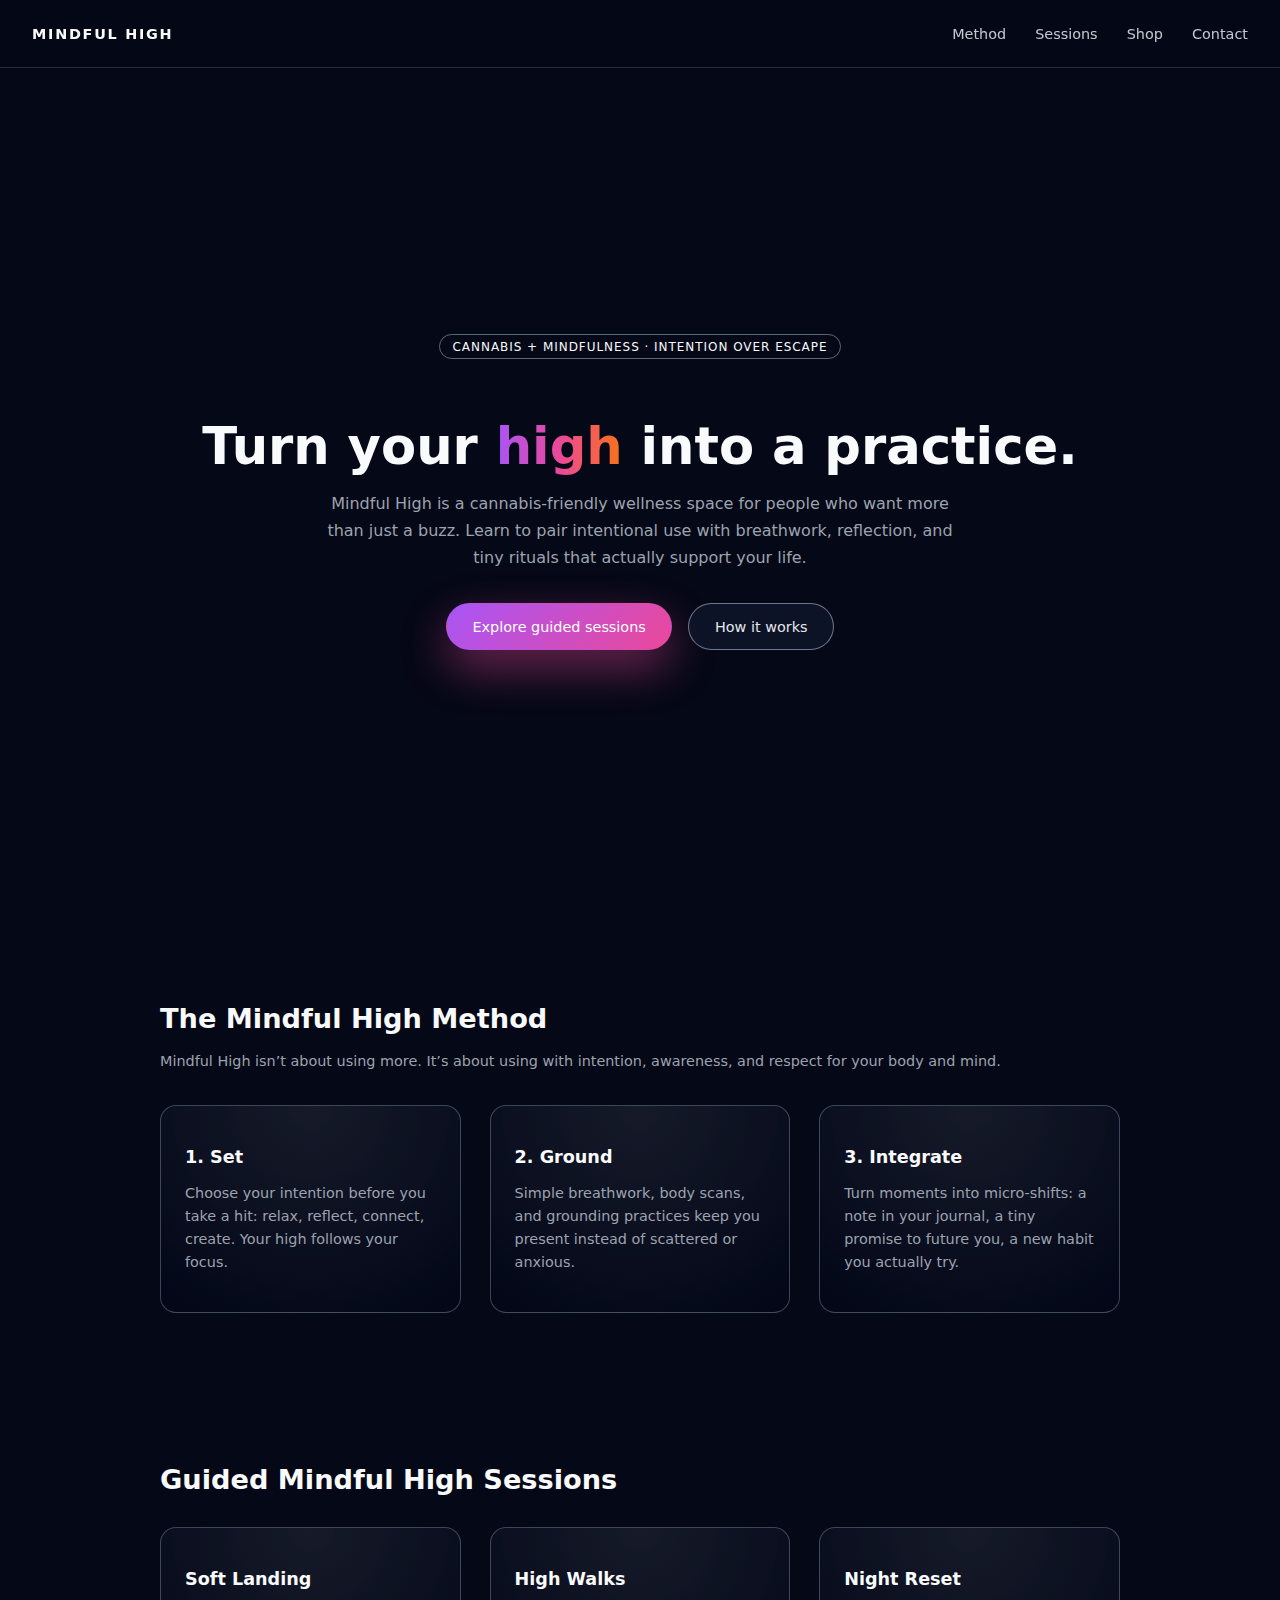
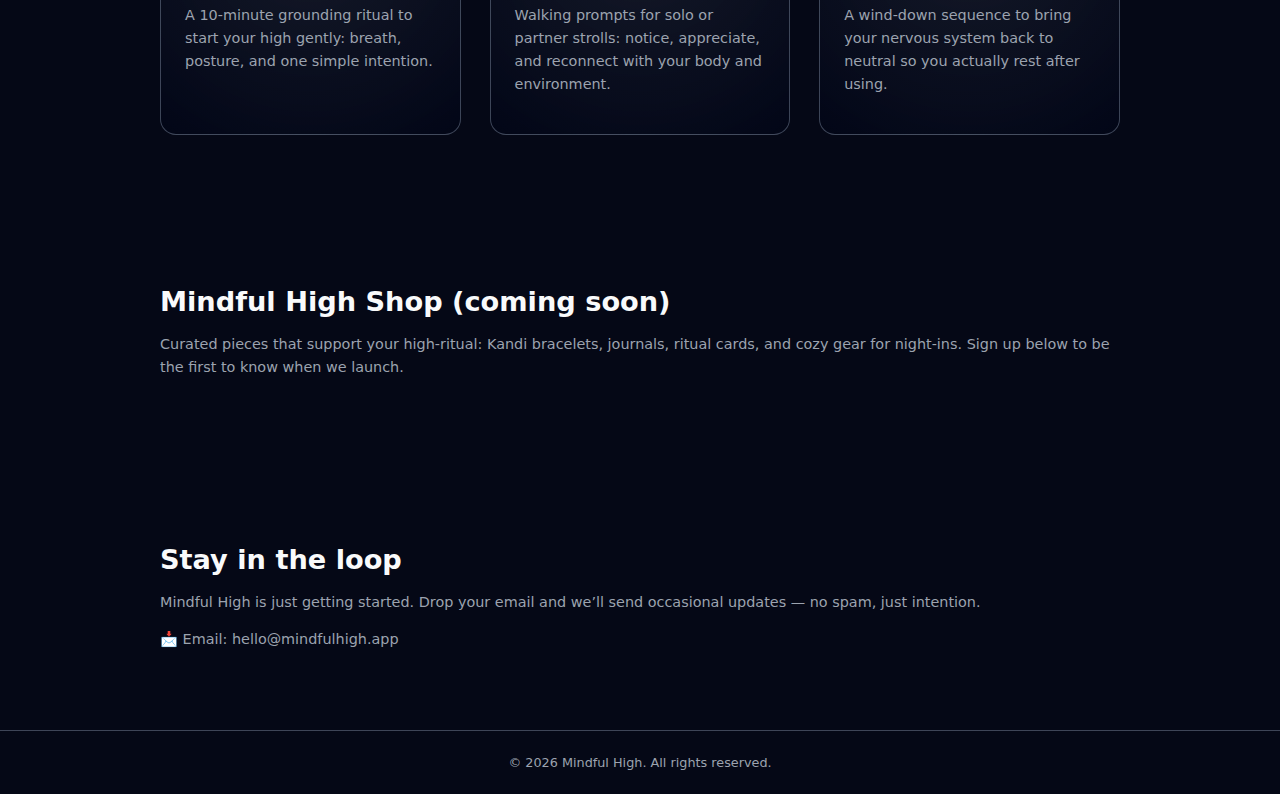
<file: index.html>
<!DOCTYPE html>
<html lang="en">
<head>
  <meta charset="UTF-8" />
  <title>Mindful High</title>
  <meta name="viewport" content="width=device-width, initial-scale=1" />
  <style>
    body {
      margin: 0;
      font-family: system-ui, -apple-system, BlinkMacSystemFont, "Segoe UI", sans-serif;
      background: #050816;
      color: #f9fafb;
    }
    header {
      padding: 1.5rem 2rem;
      display: flex;
      justify-content: space-between;
      align-items: center;
      position: sticky;
      top: 0;
      backdrop-filter: blur(12px);
      background: rgba(5, 8, 22, 0.85);
      border-bottom: 1px solid rgba(148, 163, 184, 0.25);
    }
    .logo {
      font-weight: 700;
      letter-spacing: 0.12em;
      text-transform: uppercase;
      font-size: 0.9rem;
    }
    nav a {
      margin-left: 1.5rem;
      font-size: 0.9rem;
      text-decoration: none;
      color: #e5e7eb;
      opacity: 0.85;
    }
    nav a:hover {
      opacity: 1;
    }
    .hero {
      min-height: 80vh;
      display: flex;
      align-items: center;
      justify-content: center;
      padding: 4rem 1.5rem;
    }
    .hero-inner {
      max-width: 900px;
      text-align: center;
    }
    .badge {
      display: inline-flex;
      align-items: center;
      gap: 0.5rem;
      padding: 0.3rem 0.8rem;
      border-radius: 999px;
      border: 1px solid rgba(148, 163, 184, 0.6);
      font-size: 0.75rem;
      text-transform: uppercase;
      letter-spacing: 0.08em;
      margin-bottom: 1.5rem;
    }
    .hero h1 {
      font-size: clamp(2.5rem, 4vw, 3.5rem);
      line-height: 1.1;
      margin-bottom: 1rem;
    }
    .highlight {
      background: linear-gradient(90deg, #a855f7, #ec4899, #f97316);
      -webkit-background-clip: text;
      color: transparent;
    }
    .hero p {
      color: #9ca3af;
      max-width: 640px;
      margin: 0 auto 2rem;
      line-height: 1.7;
    }
    .hero-actions {
      display: flex;
      justify-content: center;
      gap: 1rem;
      flex-wrap: wrap;
    }
    .btn {
      border-radius: 999px;
      padding: 0.9rem 1.6rem;
      font-size: 0.9rem;
      border: 1px solid transparent;
      cursor: pointer;
      text-decoration: none;
    }
    .btn-primary {
      background: linear-gradient(135deg, #a855f7, #ec4899);
      color: white;
      box-shadow: 0 18px 45px rgba(236, 72, 153, 0.45);
    }
    .btn-secondary {
      border-color: rgba(148, 163, 184, 0.7);
      color: #e5e7eb;
      background: rgba(15, 23, 42, 0.8);
    }
    section {
      padding: 4rem 1.5rem;
    }
    .section-inner {
      max-width: 960px;
      margin: 0 auto;
    }
    h2 {
      font-size: 1.7rem;
      margin-bottom: 1rem;
    }
    .grid {
      display: grid;
      gap: 1.8rem;
    }
    @media (min-width: 800px) {
      .grid-3 {
        grid-template-columns: repeat(3, minmax(0, 1fr));
      }
      .grid-2 {
        grid-template-columns: repeat(2, minmax(0, 1fr));
      }
    }
    .card {
      border-radius: 1rem;
      border: 1px solid rgba(148, 163, 184, 0.4);
      background: radial-gradient(circle at top, rgba(148, 163, 184, 0.12), #020617);
      padding: 1.5rem;
    }
    .card h3 {
      font-size: 1.1rem;
      margin-bottom: 0.5rem;
    }
    .muted {
      color: #9ca3af;
      font-size: 0.9rem;
      line-height: 1.6;
    }
    footer {
      border-top: 1px solid rgba(148, 163, 184, 0.4);
      padding: 1.5rem;
      font-size: 0.8rem;
      text-align: center;
      color: #9ca3af;
    }
  </style>
</head>
<body>
  <header>
    <div class="logo">MINDFUL HIGH</div>
    <nav>
      <a href="#method">Method</a>
      <a href="#sessions">Sessions</a>
      <a href="#shop">Shop</a>
      <a href="#contact">Contact</a>
    </nav>
  </header>

  <main>
    <section class="hero">
      <div class="hero-inner">
        <div class="badge">Cannabis + Mindfulness · Intention over escape</div>
        <h1>
          Turn your <span class="highlight">high</span> into a practice.
        </h1>
        <p>
          Mindful High is a cannabis-friendly wellness space for people who want more than just a buzz. 
          Learn to pair intentional use with breathwork, reflection, and tiny rituals that actually support your life.
        </p>
        <div class="hero-actions">
          <a class="btn btn-primary" href="#sessions">Explore guided sessions</a>
          <a class="btn btn-secondary" href="#method">How it works</a>
        </div>
      </div>
    </section>

    <section id="method">
      <div class="section-inner">
        <h2>The Mindful High Method</h2>
        <p class="muted">
          Mindful High isn’t about using more. It’s about using with intention, awareness, and respect for your body and mind.
        </p>
        <div class="grid grid-3" style="margin-top: 2rem;">
          <div class="card">
            <h3>1. Set</h3>
            <p class="muted">
              Choose your intention before you take a hit: relax, reflect, connect, create. Your high follows your focus.
            </p>
          </div>
          <div class="card">
            <h3>2. Ground</h3>
            <p class="muted">
              Simple breathwork, body scans, and grounding practices keep you present instead of scattered or anxious.
            </p>
          </div>
          <div class="card">
            <h3>3. Integrate</h3>
            <p class="muted">
              Turn moments into micro-shifts: a note in your journal, a tiny promise to future you, a new habit you actually try.
            </p>
          </div>
        </div>
      </div>
    </section>

    <section id="sessions">
      <div class="section-inner">
        <h2>Guided Mindful High Sessions</h2>
        <div class="grid grid-3" style="margin-top: 2rem;">
          <div class="card">
            <h3>Soft Landing</h3>
            <p class="muted">
              A 10-minute grounding ritual to start your high gently: breath, posture, and one simple intention.
            </p>
          </div>
          <div class="card">
            <h3>High Walks</h3>
            <p class="muted">
              Walking prompts for solo or partner strolls: notice, appreciate, and reconnect with your body and environment.
            </p>
          </div>
          <div class="card">
            <h3>Night Reset</h3>
            <p class="muted">
              A wind-down sequence to bring your nervous system back to neutral so you actually rest after using.
            </p>
          </div>
        </div>
      </div>
    </section>

    <section id="shop">
      <div class="section-inner">
        <h2>Mindful High Shop (coming soon)</h2>
        <p class="muted">
          Curated pieces that support your high-ritual: Kandi bracelets, journals, ritual cards, and cozy gear for night-ins.
          Sign up below to be the first to know when we launch.
        </p>
      </div>
    </section>

    <section id="contact">
      <div class="section-inner">
        <h2>Stay in the loop</h2>
        <p class="muted">
          Mindful High is just getting started. Drop your email and we’ll send occasional updates — no spam, just intention.
        </p>
        <p class="muted">
          📩 Email: hello@mindfulhigh.app
        </p>
      </div>
    </section>
  </main>

  <footer>
    © <span id="year"></span> Mindful High. All rights reserved.
  </footer>

  <script>
    document.getElementById("year").textContent = new Date().getFullYear();
  </script>
</body>
</html>
</file>
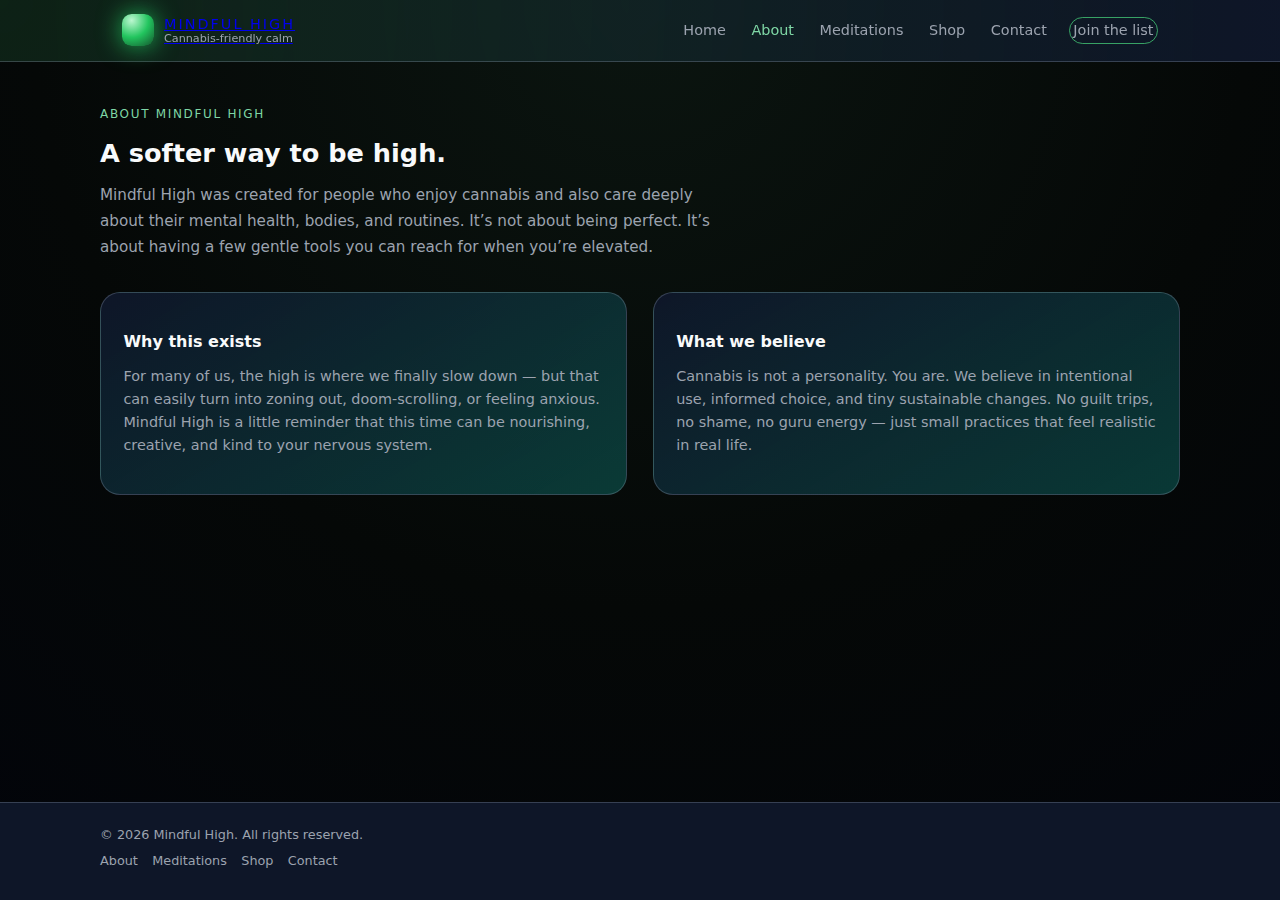
<file: about.html>
<!DOCTYPE html>
<html lang="en">
<head>
  <meta charset="UTF-8" />
  <title>About · Mindful High</title>
  <meta name="viewport" content="width=device-width, initial-scale=1" />
  <link rel="stylesheet" href="styles.css" />
</head>
<body>
  <div class="page">
    <header class="site-header">
      <div class="nav-inner">
        <a class="brand" href="index.html">
          <div class="brand-mark"></div>
          <div class="brand-text">
            <span class="brand-name">MINDFUL HIGH</span>
            <span class="brand-tagline">Cannabis-friendly calm</span>
          </div>
        </a>
        <nav class="nav-links">
          <a href="index.html">Home</a>
          <a href="about.html" aria-current="page">About</a>
          <a href="meditations.html">Meditations</a>
          <a href="shop.html">Shop</a>
          <a href="contact.html">Contact</a>
          <a class="nav-cta" href="contact.html">Join the list</a>
        </nav>
      </div>
    </header>

    <main>
      <section class="section">
        <div class="section-inner">
          <div class="section-header">
            <div class="section-kicker">About Mindful High</div>
            <h1 class="section-title">A softer way to be high.</h1>
            <p class="section-description">
              Mindful High was created for people who enjoy cannabis and also care deeply about their mental health, bodies, and routines.
              It’s not about being perfect. It’s about having a few gentle tools you can reach for when you’re elevated.
            </p>
          </div>

          <div class="grid grid-2">
            <article class="card">
              <h3>Why this exists</h3>
              <p>
                For many of us, the high is where we finally slow down — but that can easily turn into zoning out, doom-scrolling, or feeling anxious.
                Mindful High is a little reminder that this time can be nourishing, creative, and kind to your nervous system.
              </p>
            </article>
            <article class="card">
              <h3>What we believe</h3>
              <p>
                Cannabis is not a personality. You are. We believe in intentional use, informed choice, and tiny sustainable changes. 
                No guilt trips, no shame, no guru energy — just small practices that feel realistic in real life.
              </p>
            </article>
          </div>
        </div>
      </section>
    </main>

    <footer class="site-footer">
      <div class="footer-inner">
        <span>© <span id="year"></span> Mindful High. All rights reserved.</span>
        <div class="footer-links">
          <a href="about.html">About</a>
          <a href="meditations.html">Meditations</a>
          <a href="shop.html">Shop</a>
          <a href="contact.html">Contact</a>
        </div>
      </div>
    </footer>
  </div>
  <script>
    document.getElementById("year").textContent = new Date().getFullYear();
  </script>
</body>
</html>
</file>
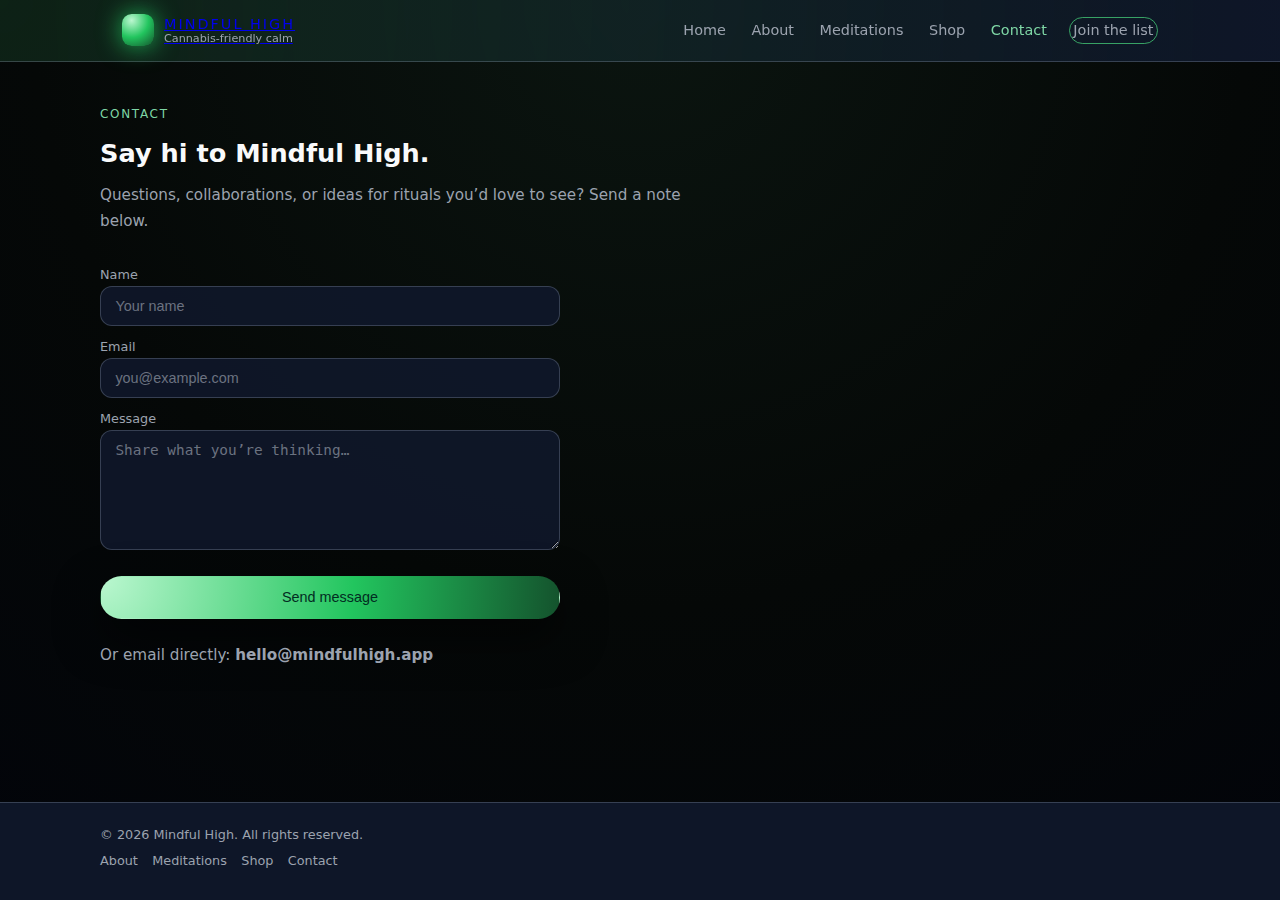
<file: contact.html>
<!DOCTYPE html>
<html lang="en">
<head>
  <meta charset="UTF-8" />
  <title>Contact · Mindful High</title>
  <meta name="viewport" content="width=device-width, initial-scale=1" />
  <link rel="stylesheet" href="styles.css" />
</head>
<body>
  <div class="page">
    <header class="site-header">
      <div class="nav-inner">
        <a class="brand" href="index.html">
          <div class="brand-mark"></div>
          <div class="brand-text">
            <span class="brand-name">MINDFUL HIGH</span>
            <span class="brand-tagline">Cannabis-friendly calm</span>
          </div>
        </a>
        <nav class="nav-links">
          <a href="index.html">Home</a>
          <a href="about.html">About</a>
          <a href="meditations.html">Meditations</a>
          <a href="shop.html">Shop</a>
          <a href="contact.html" aria-current="page">Contact</a>
          <a class="nav-cta" href="contact.html">Join the list</a>
        </nav>
      </div>
    </header>

    <main>
      <section class="section">
        <div class="section-inner">
          <div class="section-header">
            <div class="section-kicker">Contact</div>
            <h1 class="section-title">Say hi to Mindful High.</h1>
            <p class="section-description">
              Questions, collaborations, or ideas for rituals you’d love to see? Send a note below.
            </p>
          </div>

          <form class="form" action="mailto:hello@mindfulhigh.app" method="post" enctype="text/plain">
            <div class="form-row">
              <label for="name">Name</label>
              <input id="name" name="name" type="text" placeholder="Your name" required />
            </div>
            <div class="form-row">
              <label for="email">Email</label>
              <input id="email" name="email" type="email" placeholder="you@example.com" required />
            </div>
            <div class="form-row">
              <label for="message">Message</label>
              <textarea id="message" name="message" placeholder="Share what you’re thinking…"></textarea>
            </div>
            <button class="btn btn-primary mt-sm" type="submit">Send message</button>
          </form>

          <p class="section-description mt-md">
            Or email directly: <strong>hello@mindfulhigh.app</strong>
          </p>
        </div>
      </section>
    </main>

    <footer class="site-footer">
      <div class="footer-inner">
        <span>© <span id="year"></span> Mindful High. All rights reserved.</span>
        <div class="footer-links">
          <a href="about.html">About</a>
          <a href="meditations.html">Meditations</a>
          <a href="shop.html">Shop</a>
          <a href="contact.html">Contact</a>
        </div>
      </div>
    </footer>
  </div>
  <script>
    document.getElementById("year").textContent = new Date().getFullYear();
  </script>
</body>
</html>
</file>
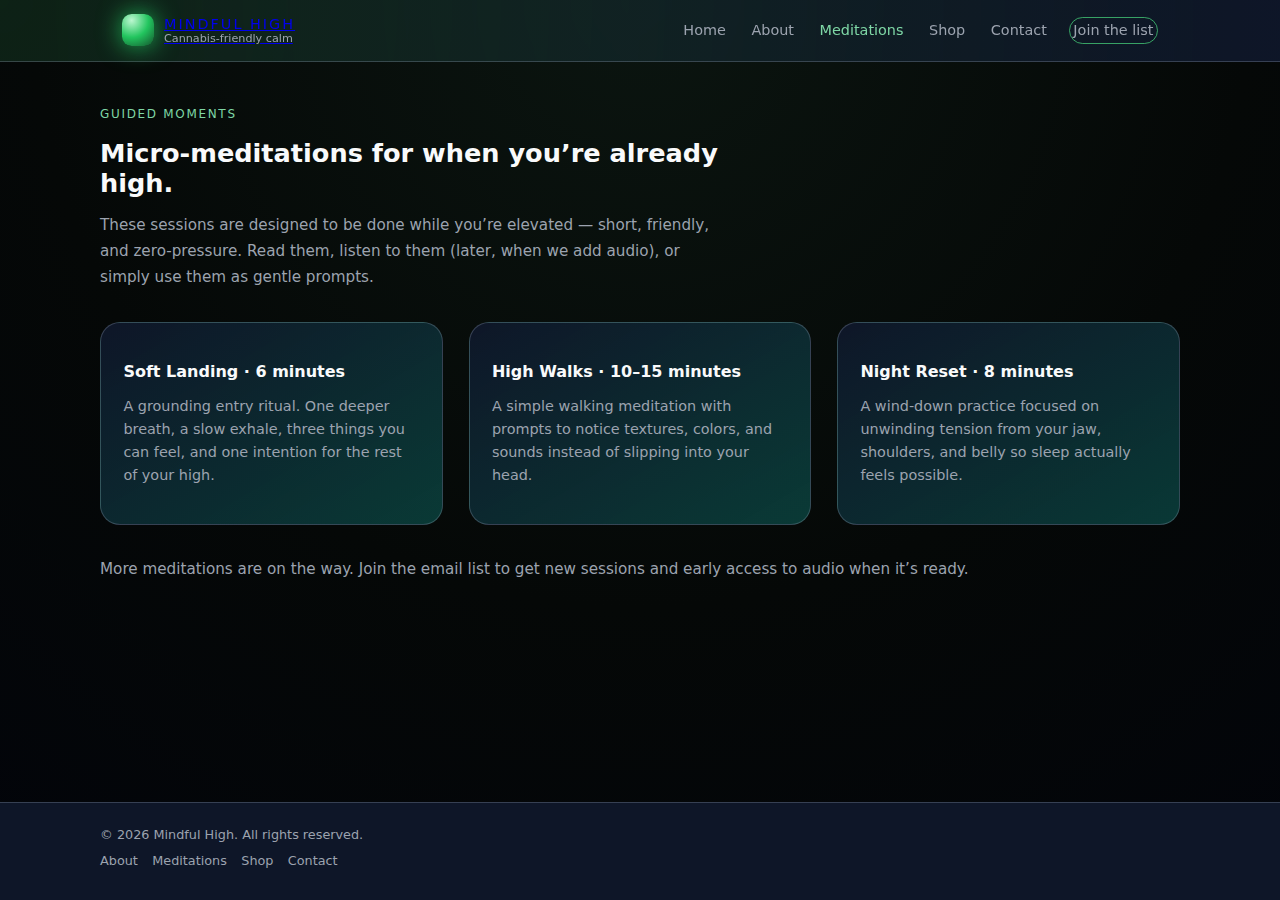
<file: meditations.html>
<!DOCTYPE html>
<html lang="en">
<head>
  <meta charset="UTF-8" />
  <title>Meditations · Mindful High</title>
  <meta name="viewport" content="width=device-width, initial-scale=1" />
  <link rel="stylesheet" href="styles.css" />
</head>
<body>
  <div class="page">
    <header class="site-header">
      <div class="nav-inner">
        <a class="brand" href="index.html">
          <div class="brand-mark"></div>
          <div class="brand-text">
            <span class="brand-name">MINDFUL HIGH</span>
            <span class="brand-tagline">Cannabis-friendly calm</span>
          </div>
        </a>
        <nav class="nav-links">
          <a href="index.html">Home</a>
          <a href="about.html">About</a>
          <a href="meditations.html" aria-current="page">Meditations</a>
          <a href="shop.html">Shop</a>
          <a href="contact.html">Contact</a>
          <a class="nav-cta" href="contact.html">Join the list</a>
        </nav>
      </div>
    </header>

    <main>
      <section class="section">
        <div class="section-inner">
          <div class="section-header">
            <div class="section-kicker">Guided moments</div>
            <h1 class="section-title">Micro-meditations for when you’re already high.</h1>
            <p class="section-description">
              These sessions are designed to be done while you’re elevated — short, friendly, and zero-pressure. 
              Read them, listen to them (later, when we add audio), or simply use them as gentle prompts.
            </p>
          </div>

          <div class="grid grid-3">
            <article class="card">
              <h3>Soft Landing · 6 minutes</h3>
              <p>
                A grounding entry ritual.  
                One deeper breath, a slow exhale, three things you can feel, and one intention for the rest of your high.
              </p>
            </article>
            <article class="card">
              <h3>High Walks · 10–15 minutes</h3>
              <p>
                A simple walking meditation with prompts to notice textures, colors, and sounds instead of slipping into your head.
              </p>
            </article>
            <article class="card">
              <h3>Night Reset · 8 minutes</h3>
              <p>
                A wind-down practice focused on unwinding tension from your jaw, shoulders, and belly so sleep actually feels possible.
              </p>
            </article>
          </div>

          <p class="section-description mt-lg">
            More meditations are on the way. Join the email list to get new sessions and early access to audio when it’s ready.
          </p>
        </div>
      </section>
    </main>

    <footer class="site-footer">
      <div class="footer-inner">
        <span>© <span id="year"></span> Mindful High. All rights reserved.</span>
        <div class="footer-links">
          <a href="about.html">About</a>
          <a href="meditations.html">Meditations</a>
          <a href="shop.html">Shop</a>
          <a href="contact.html">Contact</a>
        </div>
      </div>
    </footer>
  </div>
  <script>
    document.getElementById("year").textContent = new Date().getFullYear();
  </script>
</body>
</html>
</file>
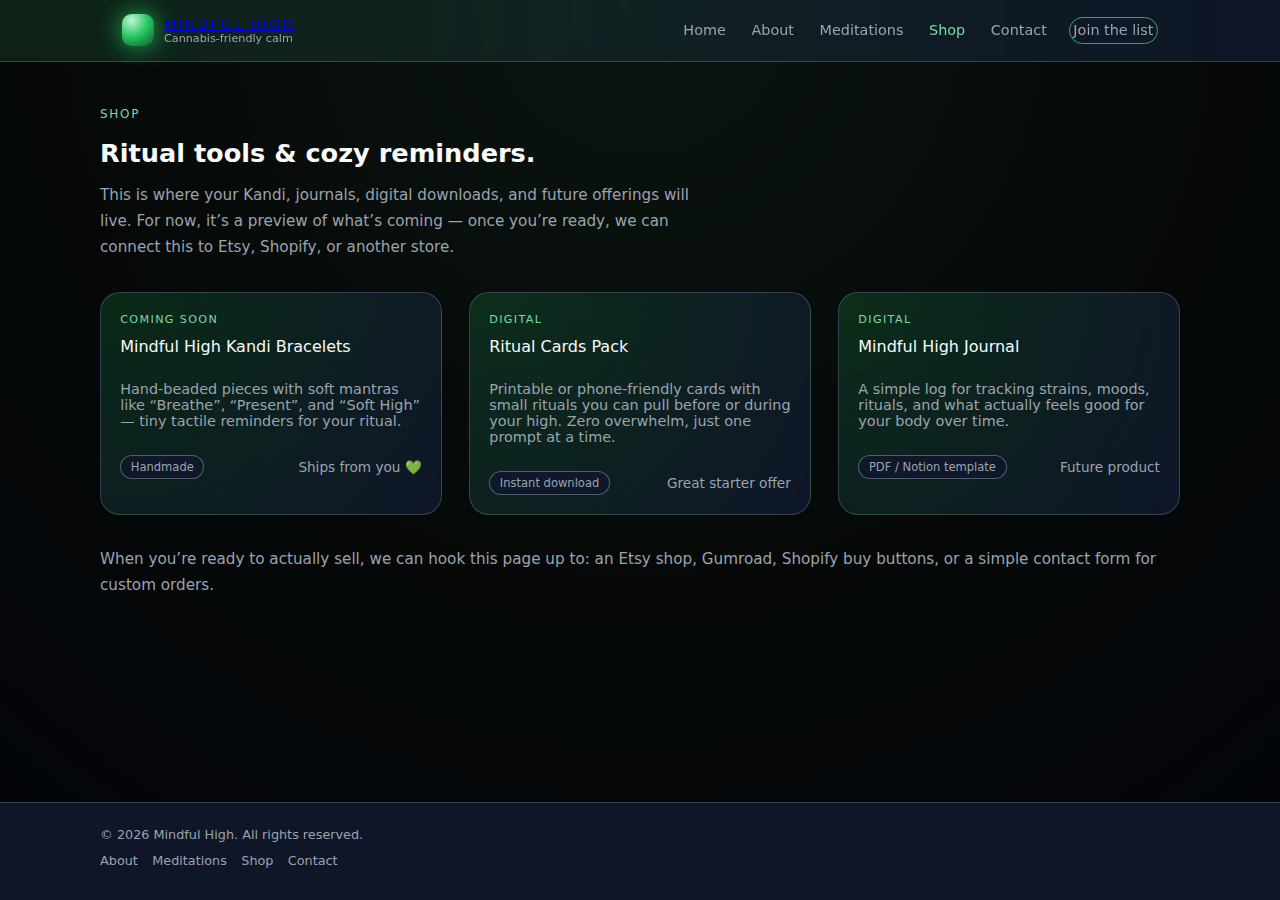
<file: shop.html>
<!DOCTYPE html>
<html lang="en">
<head>
  <meta charset="UTF-8" />
  <title>Shop · Mindful High</title>
  <meta name="viewport" content="width=device-width, initial-scale=1" />
  <link rel="stylesheet" href="styles.css" />
</head>
<body>
  <div class="page">
    <header class="site-header">
      <div class="nav-inner">
        <a class="brand" href="index.html">
          <div class="brand-mark"></div>
          <div class="brand-text">
            <span class="brand-name">MINDFUL HIGH</span>
            <span class="brand-tagline">Cannabis-friendly calm</span>
          </div>
        </a>
        <nav class="nav-links">
          <a href="index.html">Home</a>
          <a href="about.html">About</a>
          <a href="meditations.html">Meditations</a>
          <a href="shop.html" aria-current="page">Shop</a>
          <a href="contact.html">Contact</a>
          <a class="nav-cta" href="contact.html">Join the list</a>
        </nav>
      </div>
    </header>

    <main>
      <section class="section">
        <div class="section-inner">
          <div class="section-header">
            <div class="section-kicker">Shop</div>
            <h1 class="section-title">Ritual tools & cozy reminders.</h1>
            <p class="section-description">
              This is where your Kandi, journals, digital downloads, and future offerings will live.
              For now, it’s a preview of what’s coming — once you’re ready, we can connect this to Etsy, Shopify, or another store.
            </p>
          </div>

          <div class="product-grid">
            <article class="product-card">
              <div class="product-tag">Coming soon</div>
              <div class="product-name">Mindful High Kandi Bracelets</div>
              <p class="product-desc">
                Hand-beaded pieces with soft mantras like “Breathe”, “Present”, and “Soft High” — tiny tactile reminders for your ritual.
              </p>
              <div class="product-meta">
                <span class="pill">Handmade</span>
                <span>Ships from you 💚</span>
              </div>
            </article>

            <article class="product-card">
              <div class="product-tag">Digital</div>
              <div class="product-name">Ritual Cards Pack</div>
              <p class="product-desc">
                Printable or phone-friendly cards with small rituals you can pull before or during your high. 
                Zero overwhelm, just one prompt at a time.
              </p>
              <div class="product-meta">
                <span class="pill">Instant download</span>
                <span>Great starter offer</span>
              </div>
            </article>

            <article class="product-card">
              <div class="product-tag">Digital</div>
              <div class="product-name">Mindful High Journal</div>
              <p class="product-desc">
                A simple log for tracking strains, moods, rituals, and what actually feels good for your body over time.
              </p>
              <div class="product-meta">
                <span class="pill">PDF / Notion template</span>
                <span>Future product</span>
              </div>
            </article>
          </div>

          <p class="section-description mt-lg">
            When you’re ready to actually sell, we can hook this page up to:
            an Etsy shop, Gumroad, Shopify buy buttons, or a simple contact form for custom orders.
          </p>
        </div>
      </section>
    </main>

    <footer class="site-footer">
      <div class="footer-inner">
        <span>© <span id="year"></span> Mindful High. All rights reserved.</span>
        <div class="footer-links">
          <a href="about.html">About</a>
          <a href="meditations.html">Meditations</a>
          <a href="shop.html">Shop</a>
          <a href="contact.html">Contact</a>
        </div>
      </div>
    </footer>
  </div>
  <script>
    document.getElementById("year").textContent = new Date().getFullYear();
  </script>
</body>
</html>
</file>
<file: styles.css>
/* ====== Global Styles ====== */
:root {
  --bg-deep: #050807;
  --bg-main: #070d0a;
  --bg-card: #0c1410;
  --accent-soft: #7ed6a5;
  --accent-strong: #4ade80;
  --accent-subtle: #1f2933;
  --text-main: #f9fafb;
  --text-muted: #9ca3af;
  --border-subtle: rgba(148, 163, 184, 0.3);
  --radius-lg: 1.25rem;
  --radius-pill: 999px;
  --shadow-soft: 0 18px 45px rgba(0, 0, 0, 0.6);
}

*,
*::before,
*::after {
  box-sizing: border-box;
}

body {
  margin: 0;
  font-family: system-ui, -apple-system, BlinkMacSystemFont, "Segoe UI", sans-serif;
  background: radial-gradient(circle at top, #0b1510 0, var(--bg-deep) 55%, #02040a 100%);
  color: var(--text-main);
}

/* ====== Layout ====== */

.page {
  min-height: 100vh;
  display: flex;
  flex-direction: column;
}

main {
  flex: 1;
}

/* ====== Header / Nav ====== */

.site-header {
  position: sticky;
  top: 0;
  z-index: 20;
  backdrop-filter: blur(14px);
  background: radial-gradient(circle at top left,
    rgba(74, 222, 128, 0.12),
    rgba(15, 23, 42, 0.95));
  border-bottom: 1px solid var(--border-subtle);
}

.nav-inner {
  max-width: 1080px;
  margin: 0 auto;
  padding: 0.9rem 1.4rem;
  display: flex;
  align-items: center;
  justify-content: space-between;
}

.brand {
  display: flex;
  align-items: center;
  gap: 0.6rem;
}

.brand-mark {
  width: 32px;
  height: 32px;
  border-radius: 30%;
  background: radial-gradient(circle at 30% 20%, #bbf7d0, #22c55e 50%, #14532d 100%);
  box-shadow: 0 0 24px rgba(34, 197, 94, 0.9);
}

.brand-text {
  display: flex;
  flex-direction: column;
}

.brand-name {
  font-size: 0.9rem;
  letter-spacing: 0.14em;
  text-transform: uppercase;
}

.brand-tagline {
  font-size: 0.7rem;
  color: var(--text-muted);
}

.nav-links {
  display: flex;
  gap: 1.2rem;
  align-items: center;
}

.nav-links a {
  font-size: 0.9rem;
  color: var(--text-muted);
  text-decoration: none;
  padding: 0.3rem 0.2rem;
}

.nav-links a:hover,
.nav-links a[aria-current="page"] {
  color: var(--accent-soft);
}

.nav-cta {
  padding: 0.45rem 0.9rem;
  border-radius: var(--radius-pill);
  border: 1px solid rgba(74, 222, 128, 0.7);
  color: var(--accent-soft);
  text-decoration: none;
  font-size: 0.8rem;
}

/* Mobile nav */
@media (max-width: 720px) {
  .nav-links {
    display: none;
  }
}

/* ====== Hero ====== */

.hero {
  padding: 3.8rem 1.6rem 3rem;
}

.hero-inner {
  max-width: 1080px;
  margin: 0 auto;
  display: grid;
  gap: 2.6rem;
}

@media (min-width: 840px) {
  .hero-inner {
    grid-template-columns: minmax(0, 3fr) minmax(0, 2.5fr);
    align-items: center;
  }
}

.badge {
  display: inline-flex;
  align-items: center;
  gap: 0.4rem;
  padding: 0.3rem 0.7rem;
  border-radius: var(--radius-pill);
  border: 1px solid var(--border-subtle);
  font-size: 0.7rem;
  text-transform: uppercase;
  letter-spacing: 0.11em;
  color: var(--text-muted);
  margin-bottom: 1.2rem;
}

.badge-dot {
  width: 8px;
  height: 8px;
  border-radius: 999px;
  background: #4ade80;
  box-shadow: 0 0 10px rgba(34, 197, 94, 0.9);
}

.hero h1 {
  font-size: clamp(2.2rem, 4vw, 3.1rem);
  line-height: 1.1;
  margin-bottom: 0.8rem;
}

.highlight {
  background: linear-gradient(120deg, #bbf7d0, #4ade80, #22c55e);
  -webkit-background-clip: text;
  color: transparent;
}

.hero-lead {
  color: var(--text-muted);
  max-width: 520px;
  line-height: 1.7;
  font-size: 0.97rem;
}

.hero-actions {
  margin-top: 2rem;
  display: flex;
  flex-wrap: wrap;
  gap: 0.9rem;
}

.btn {
  display: inline-flex;
  align-items: center;
  justify-content: center;
  gap: 0.4rem;
  padding: 0.8rem 1.3rem;
  border-radius: var(--radius-pill);
  font-size: 0.9rem;
  text-decoration: none;
  cursor: pointer;
  border: 1px solid transparent;
}

.btn-primary {
  background: radial-gradient(circle at top left, #bbf7d0, #22c55e 55%, #14532d 100%);
  color: #022c22;
  box-shadow: var(--shadow-soft);
}

.btn-outline {
  border-color: var(--border-subtle);
  color: var(--text-muted);
  background: rgba(15, 23, 42, 0.7);
}

/* Hero visual */

.hero-card {
  border-radius: 1.8rem;
  padding: 1.4rem;
  background: radial-gradient(circle at 0 0, rgba(34, 197, 94, 0.2), var(--bg-card));
  border: 1px solid rgba(74, 222, 128, 0.3);
  box-shadow: var(--shadow-soft);
}

.hero-card-inner {
  border-radius: 1.3rem;
  padding: 1.4rem;
  background: radial-gradient(circle at top, rgba(21, 128, 61, 0.9), #020617);
  position: relative;
  overflow: hidden;
}

.hero-card-title {
  font-size: 0.9rem;
  color: #bbf7d0;
  margin-bottom: 0.3rem;
}

.hero-card-pill {
  display: inline-flex;
  align-items: center;
  padding: 0.2rem 0.6rem;
  border-radius: var(--radius-pill);
  background: rgba(15, 23, 42, 0.75);
  font-size: 0.7rem;
  color: var(--text-muted);
  margin-bottom: 0.8rem;
}

.hero-card-grid {
  display: grid;
  grid-template-columns: repeat(2, minmax(0, 1fr));
  gap: 0.6rem;
  margin-top: 0.6rem;
}

.hero-chip {
  border-radius: 0.9rem;
  padding: 0.6rem 0.7rem;
  background: rgba(15, 23, 42, 0.7);
  border: 1px solid rgba(148, 163, 184, 0.5);
  font-size: 0.74rem;
  color: var(--text-muted);
}

/* ====== Sections & Grid ====== */

.section {
  padding: 2.8rem 1.6rem;
}

.section-inner {
  max-width: 1080px;
  margin: 0 auto;
}

.section-header {
  max-width: 620px;
  margin-bottom: 2rem;
}

.section-kicker {
  font-size: 0.75rem;
  letter-spacing: 0.14em;
  text-transform: uppercase;
  color: var(--accent-soft);
  margin-bottom: 0.4rem;
}

.section-title {
  font-size: 1.6rem;
  margin-bottom: 0.4rem;
}

.section-description {
  color: var(--text-muted);
  font-size: 0.95rem;
  line-height: 1.7;
}

.grid {
  display: grid;
  gap: 1.6rem;
}

.grid-2 {
  grid-template-columns: repeat(auto-fit, minmax(260px, 1fr));
}

.grid-3 {
  grid-template-columns: repeat(auto-fit, minmax(220px, 1fr));
}

/* ====== Cards ====== */

.card {
  border-radius: var(--radius-lg);
  padding: 1.4rem;
  background: linear-gradient(150deg, rgba(15, 23, 42, 0.95), rgba(15, 118, 110, 0.45));
  border: 1px solid var(--border-subtle);
}

.card h3 {
  font-size: 1rem;
  margin-bottom: 0.4rem;
}

.card p {
  color: var(--text-muted);
  font-size: 0.9rem;
  line-height: 1.6;
}

/* ====== Shop cards ====== */

.product-grid {
  display: grid;
  gap: 1.7rem;
  grid-template-columns: repeat(auto-fit, minmax(230px, 1fr));
}

.product-card {
  border-radius: var(--radius-lg);
  border: 1px solid var(--border-subtle);
  background: radial-gradient(circle at top left,
    rgba(34, 197, 94, 0.18),
    rgba(15, 23, 42, 0.95));
  padding: 1.2rem;
  display: flex;
  flex-direction: column;
  gap: 0.7rem;
}

.product-tag {
  font-size: 0.7rem;
  text-transform: uppercase;
  letter-spacing: 0.12em;
  color: var(--accent-soft);
}

.product-name {
  font-size: 1rem;
}

.product-desc {
  font-size: 0.9rem;
  color: var(--text-muted);
}

.product-meta {
  display: flex;
  justify-content: space-between;
  align-items: center;
  font-size: 0.85rem;
  color: var(--text-muted);
}

.pill {
  display: inline-flex;
  align-items: center;
  gap: 0.3rem;
  padding: 0.25rem 0.6rem;
  border-radius: var(--radius-pill);
  background: rgba(15, 23, 42, 0.8);
  border: 1px solid rgba(148, 163, 184, 0.5);
  font-size: 0.72rem;
}

/* ====== Footer ====== */

.site-footer {
  border-top: 1px solid var(--border-subtle);
  padding: 1.5rem 1.6rem 2rem;
  background: rgba(15, 23, 42, 0.96);
}

.footer-inner {
  max-width: 1080px;
  margin: 0 auto;
  display: flex;
  flex-direction: column;
  gap: 0.7rem;
  font-size: 0.8rem;
  color: var(--text-muted);
}

.footer-links {
  display: flex;
  flex-wrap: wrap;
  gap: 0.9rem;
}

.footer-links a {
  color: var(--text-muted);
  text-decoration: none;
}

.footer-links a:hover {
  color: var(--accent-soft);
}

/* ====== Forms ====== */

.form {
  max-width: 460px;
  display: flex;
  flex-direction: column;
  gap: 0.8rem;
}

.form-row {
  display: flex;
  flex-direction: column;
  gap: 0.25rem;
}

label {
  font-size: 0.8rem;
  color: var(--text-muted);
}

input,
textarea {
  border-radius: 0.75rem;
  border: 1px solid var(--border-subtle);
  background: rgba(15, 23, 42, 0.9);
  color: var(--text-main);
  padding: 0.7rem 0.9rem;
  font-size: 0.9rem;
}

input::placeholder,
textarea::placeholder {
  color: #6b7280;
}

textarea {
  min-height: 120px;
  resize: vertical;
}

/* Utility spacing */

.mt-sm { margin-top: 0.8rem; }
.mt-md { margin-top: 1.5rem; }
.mt-lg { margin-top: 2rem; }
.centered-text { text-align: center; }
</file>
